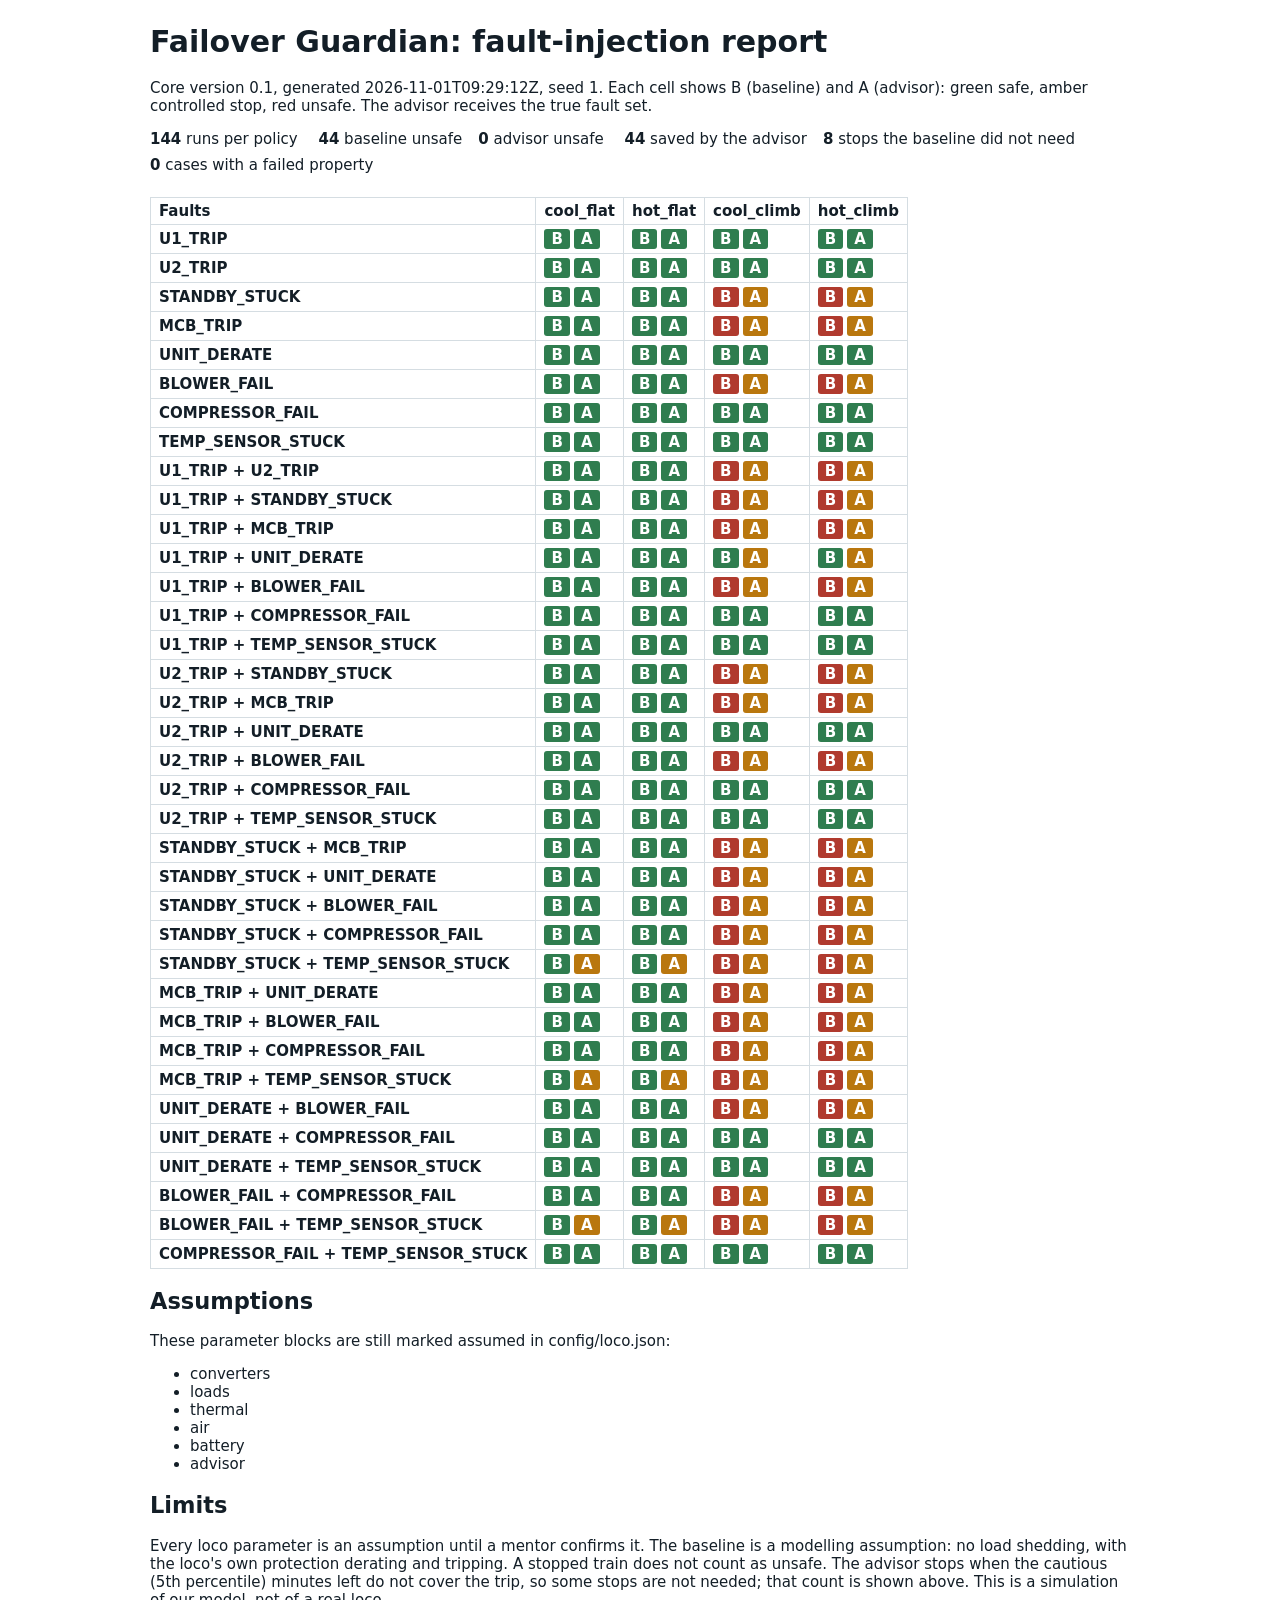
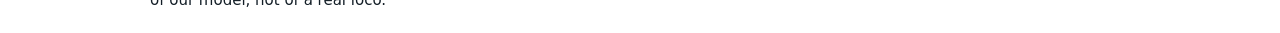
<file: demo_outputs/report.html>
<!doctype html><meta charset="utf-8"><title>Failover Guardian test report</title>
<style>body{font:15px system-ui,sans-serif;max-width:980px;margin:24px auto;padding:0 16px;color:#131e27}
table{border-collapse:collapse}th,td{border:1px solid #d5dde2;padding:4px 8px;text-align:left}
.b{display:inline-block;color:#fff;font-weight:600;border-radius:3px;padding:1px 7px;margin-right:4px}
.tiles span{display:inline-block;margin:0 16px 8px 0}</style>
<h1>Failover Guardian: fault-injection report</h1>
<p>Core version 0.1, generated 2026-11-01T09:29:12Z, seed 1.
Each cell shows B (baseline) and A (advisor): green safe, amber controlled stop, red unsafe.
The advisor receives the true fault set.</p>
<p class="tiles"><span><b>144</b> runs per policy</span>
<span><b>44</b> baseline unsafe</span><span><b>0</b> advisor unsafe</span>
<span><b>44</b> saved by the advisor</span><span><b>8</b> stops the baseline did not need</span>
<span><b>0</b> cases with a failed property</span></p>
<table><tr><th>Faults</th><th>cool_flat</th><th>hot_flat</th><th>cool_climb</th><th>hot_climb</th></tr><tr><th>U1_TRIP</th><td><span class="b" style="background:#2f7d4f" title="baseline SAFE">B</span><span class="b" style="background:#2f7d4f" title="advisor SAFE (CONTINUE)">A</span></td><td><span class="b" style="background:#2f7d4f" title="baseline SAFE">B</span><span class="b" style="background:#2f7d4f" title="advisor SAFE (CONTINUE)">A</span></td><td><span class="b" style="background:#2f7d4f" title="baseline SAFE">B</span><span class="b" style="background:#2f7d4f" title="advisor SAFE (CONTINUE)">A</span></td><td><span class="b" style="background:#2f7d4f" title="baseline SAFE">B</span><span class="b" style="background:#2f7d4f" title="advisor SAFE (CONTINUE)">A</span></td></tr><tr><th>U2_TRIP</th><td><span class="b" style="background:#2f7d4f" title="baseline SAFE">B</span><span class="b" style="background:#2f7d4f" title="advisor SAFE (CONTINUE)">A</span></td><td><span class="b" style="background:#2f7d4f" title="baseline SAFE">B</span><span class="b" style="background:#2f7d4f" title="advisor SAFE (CONTINUE)">A</span></td><td><span class="b" style="background:#2f7d4f" title="baseline SAFE">B</span><span class="b" style="background:#2f7d4f" title="advisor SAFE (CONTINUE)">A</span></td><td><span class="b" style="background:#2f7d4f" title="baseline SAFE">B</span><span class="b" style="background:#2f7d4f" title="advisor SAFE (CONTINUE)">A</span></td></tr><tr><th>STANDBY_STUCK</th><td><span class="b" style="background:#2f7d4f" title="baseline SAFE">B</span><span class="b" style="background:#2f7d4f" title="advisor SAFE (CONTINUE)">A</span></td><td><span class="b" style="background:#2f7d4f" title="baseline SAFE">B</span><span class="b" style="background:#2f7d4f" title="advisor SAFE (STOP_AT_NEXT)">A</span></td><td><span class="b" style="background:#b03a2e" title="baseline UNSAFE">B</span><span class="b" style="background:#b9770e" title="advisor CONTROLLED_STOP (STOP_AT_NEXT)">A</span></td><td><span class="b" style="background:#b03a2e" title="baseline UNSAFE">B</span><span class="b" style="background:#b9770e" title="advisor CONTROLLED_STOP (STOP_AT_NEXT)">A</span></td></tr><tr><th>MCB_TRIP</th><td><span class="b" style="background:#2f7d4f" title="baseline SAFE">B</span><span class="b" style="background:#2f7d4f" title="advisor SAFE (CONTINUE)">A</span></td><td><span class="b" style="background:#2f7d4f" title="baseline SAFE">B</span><span class="b" style="background:#2f7d4f" title="advisor SAFE (STOP_AT_NEXT)">A</span></td><td><span class="b" style="background:#b03a2e" title="baseline UNSAFE">B</span><span class="b" style="background:#b9770e" title="advisor CONTROLLED_STOP (STOP_AT_NEXT)">A</span></td><td><span class="b" style="background:#b03a2e" title="baseline UNSAFE">B</span><span class="b" style="background:#b9770e" title="advisor CONTROLLED_STOP (STOP_AT_NEXT)">A</span></td></tr><tr><th>UNIT_DERATE</th><td><span class="b" style="background:#2f7d4f" title="baseline SAFE">B</span><span class="b" style="background:#2f7d4f" title="advisor SAFE (CONTINUE)">A</span></td><td><span class="b" style="background:#2f7d4f" title="baseline SAFE">B</span><span class="b" style="background:#2f7d4f" title="advisor SAFE (CONTINUE)">A</span></td><td><span class="b" style="background:#2f7d4f" title="baseline SAFE">B</span><span class="b" style="background:#2f7d4f" title="advisor SAFE (CONTINUE)">A</span></td><td><span class="b" style="background:#2f7d4f" title="baseline SAFE">B</span><span class="b" style="background:#2f7d4f" title="advisor SAFE (CONTINUE)">A</span></td></tr><tr><th>BLOWER_FAIL</th><td><span class="b" style="background:#2f7d4f" title="baseline SAFE">B</span><span class="b" style="background:#2f7d4f" title="advisor SAFE (CONTINUE)">A</span></td><td><span class="b" style="background:#2f7d4f" title="baseline SAFE">B</span><span class="b" style="background:#2f7d4f" title="advisor SAFE (STOP_AT_NEXT)">A</span></td><td><span class="b" style="background:#b03a2e" title="baseline UNSAFE">B</span><span class="b" style="background:#b9770e" title="advisor CONTROLLED_STOP (STOP_AT_NEXT)">A</span></td><td><span class="b" style="background:#b03a2e" title="baseline UNSAFE">B</span><span class="b" style="background:#b9770e" title="advisor CONTROLLED_STOP (STOP_AT_NEXT)">A</span></td></tr><tr><th>COMPRESSOR_FAIL</th><td><span class="b" style="background:#2f7d4f" title="baseline SAFE">B</span><span class="b" style="background:#2f7d4f" title="advisor SAFE (CONTINUE)">A</span></td><td><span class="b" style="background:#2f7d4f" title="baseline SAFE">B</span><span class="b" style="background:#2f7d4f" title="advisor SAFE (CONTINUE)">A</span></td><td><span class="b" style="background:#2f7d4f" title="baseline SAFE">B</span><span class="b" style="background:#2f7d4f" title="advisor SAFE (CONTINUE)">A</span></td><td><span class="b" style="background:#2f7d4f" title="baseline SAFE">B</span><span class="b" style="background:#2f7d4f" title="advisor SAFE (CONTINUE)">A</span></td></tr><tr><th>TEMP_SENSOR_STUCK</th><td><span class="b" style="background:#2f7d4f" title="baseline SAFE">B</span><span class="b" style="background:#2f7d4f" title="advisor SAFE (CONTINUE)">A</span></td><td><span class="b" style="background:#2f7d4f" title="baseline SAFE">B</span><span class="b" style="background:#2f7d4f" title="advisor SAFE (CONTINUE)">A</span></td><td><span class="b" style="background:#2f7d4f" title="baseline SAFE">B</span><span class="b" style="background:#2f7d4f" title="advisor SAFE (CONTINUE)">A</span></td><td><span class="b" style="background:#2f7d4f" title="baseline SAFE">B</span><span class="b" style="background:#2f7d4f" title="advisor SAFE (CONTINUE)">A</span></td></tr><tr><th>U1_TRIP + U2_TRIP</th><td><span class="b" style="background:#2f7d4f" title="baseline SAFE">B</span><span class="b" style="background:#2f7d4f" title="advisor SAFE (CONTINUE)">A</span></td><td><span class="b" style="background:#2f7d4f" title="baseline SAFE">B</span><span class="b" style="background:#2f7d4f" title="advisor SAFE (STOP_AT_NEXT)">A</span></td><td><span class="b" style="background:#b03a2e" title="baseline UNSAFE">B</span><span class="b" style="background:#b9770e" title="advisor CONTROLLED_STOP (STOP_AT_NEXT)">A</span></td><td><span class="b" style="background:#b03a2e" title="baseline UNSAFE">B</span><span class="b" style="background:#b9770e" title="advisor CONTROLLED_STOP (STOP_AT_NEXT)">A</span></td></tr><tr><th>U1_TRIP + STANDBY_STUCK</th><td><span class="b" style="background:#2f7d4f" title="baseline SAFE">B</span><span class="b" style="background:#2f7d4f" title="advisor SAFE (CONTINUE)">A</span></td><td><span class="b" style="background:#2f7d4f" title="baseline SAFE">B</span><span class="b" style="background:#2f7d4f" title="advisor SAFE (STOP_AT_NEXT)">A</span></td><td><span class="b" style="background:#b03a2e" title="baseline UNSAFE">B</span><span class="b" style="background:#b9770e" title="advisor CONTROLLED_STOP (STOP_AT_NEXT)">A</span></td><td><span class="b" style="background:#b03a2e" title="baseline UNSAFE">B</span><span class="b" style="background:#b9770e" title="advisor CONTROLLED_STOP (STOP_AT_NEXT)">A</span></td></tr><tr><th>U1_TRIP + MCB_TRIP</th><td><span class="b" style="background:#2f7d4f" title="baseline SAFE">B</span><span class="b" style="background:#2f7d4f" title="advisor SAFE (CONTINUE)">A</span></td><td><span class="b" style="background:#2f7d4f" title="baseline SAFE">B</span><span class="b" style="background:#2f7d4f" title="advisor SAFE (STOP_AT_NEXT)">A</span></td><td><span class="b" style="background:#b03a2e" title="baseline UNSAFE">B</span><span class="b" style="background:#b9770e" title="advisor CONTROLLED_STOP (STOP_AT_NEXT)">A</span></td><td><span class="b" style="background:#b03a2e" title="baseline UNSAFE">B</span><span class="b" style="background:#b9770e" title="advisor CONTROLLED_STOP (STOP_AT_NEXT)">A</span></td></tr><tr><th>U1_TRIP + UNIT_DERATE</th><td><span class="b" style="background:#2f7d4f" title="baseline SAFE">B</span><span class="b" style="background:#2f7d4f" title="advisor SAFE (CONTINUE)">A</span></td><td><span class="b" style="background:#2f7d4f" title="baseline SAFE">B</span><span class="b" style="background:#2f7d4f" title="advisor SAFE (STOP_AT_NEXT)">A</span></td><td><span class="b" style="background:#2f7d4f" title="baseline SAFE">B</span><span class="b" style="background:#b9770e" title="advisor CONTROLLED_STOP (STOP_AT_NEXT)">A</span></td><td><span class="b" style="background:#2f7d4f" title="baseline SAFE">B</span><span class="b" style="background:#b9770e" title="advisor CONTROLLED_STOP (STOP_AT_NEXT)">A</span></td></tr><tr><th>U1_TRIP + BLOWER_FAIL</th><td><span class="b" style="background:#2f7d4f" title="baseline SAFE">B</span><span class="b" style="background:#2f7d4f" title="advisor SAFE (CONTINUE)">A</span></td><td><span class="b" style="background:#2f7d4f" title="baseline SAFE">B</span><span class="b" style="background:#2f7d4f" title="advisor SAFE (STOP_AT_NEXT)">A</span></td><td><span class="b" style="background:#b03a2e" title="baseline UNSAFE">B</span><span class="b" style="background:#b9770e" title="advisor CONTROLLED_STOP (STOP_AT_NEXT)">A</span></td><td><span class="b" style="background:#b03a2e" title="baseline UNSAFE">B</span><span class="b" style="background:#b9770e" title="advisor CONTROLLED_STOP (STOP_AT_NEXT)">A</span></td></tr><tr><th>U1_TRIP + COMPRESSOR_FAIL</th><td><span class="b" style="background:#2f7d4f" title="baseline SAFE">B</span><span class="b" style="background:#2f7d4f" title="advisor SAFE (CONTINUE)">A</span></td><td><span class="b" style="background:#2f7d4f" title="baseline SAFE">B</span><span class="b" style="background:#2f7d4f" title="advisor SAFE (CONTINUE)">A</span></td><td><span class="b" style="background:#2f7d4f" title="baseline SAFE">B</span><span class="b" style="background:#2f7d4f" title="advisor SAFE (CONTINUE)">A</span></td><td><span class="b" style="background:#2f7d4f" title="baseline SAFE">B</span><span class="b" style="background:#2f7d4f" title="advisor SAFE (CONTINUE)">A</span></td></tr><tr><th>U1_TRIP + TEMP_SENSOR_STUCK</th><td><span class="b" style="background:#2f7d4f" title="baseline SAFE">B</span><span class="b" style="background:#2f7d4f" title="advisor SAFE (CONTINUE)">A</span></td><td><span class="b" style="background:#2f7d4f" title="baseline SAFE">B</span><span class="b" style="background:#2f7d4f" title="advisor SAFE (CONTINUE)">A</span></td><td><span class="b" style="background:#2f7d4f" title="baseline SAFE">B</span><span class="b" style="background:#2f7d4f" title="advisor SAFE (CONTINUE)">A</span></td><td><span class="b" style="background:#2f7d4f" title="baseline SAFE">B</span><span class="b" style="background:#2f7d4f" title="advisor SAFE (CONTINUE)">A</span></td></tr><tr><th>U2_TRIP + STANDBY_STUCK</th><td><span class="b" style="background:#2f7d4f" title="baseline SAFE">B</span><span class="b" style="background:#2f7d4f" title="advisor SAFE (CONTINUE)">A</span></td><td><span class="b" style="background:#2f7d4f" title="baseline SAFE">B</span><span class="b" style="background:#2f7d4f" title="advisor SAFE (STOP_AT_NEXT)">A</span></td><td><span class="b" style="background:#b03a2e" title="baseline UNSAFE">B</span><span class="b" style="background:#b9770e" title="advisor CONTROLLED_STOP (STOP_AT_NEXT)">A</span></td><td><span class="b" style="background:#b03a2e" title="baseline UNSAFE">B</span><span class="b" style="background:#b9770e" title="advisor CONTROLLED_STOP (STOP_AT_NEXT)">A</span></td></tr><tr><th>U2_TRIP + MCB_TRIP</th><td><span class="b" style="background:#2f7d4f" title="baseline SAFE">B</span><span class="b" style="background:#2f7d4f" title="advisor SAFE (CONTINUE)">A</span></td><td><span class="b" style="background:#2f7d4f" title="baseline SAFE">B</span><span class="b" style="background:#2f7d4f" title="advisor SAFE (STOP_AT_NEXT)">A</span></td><td><span class="b" style="background:#b03a2e" title="baseline UNSAFE">B</span><span class="b" style="background:#b9770e" title="advisor CONTROLLED_STOP (STOP_AT_NEXT)">A</span></td><td><span class="b" style="background:#b03a2e" title="baseline UNSAFE">B</span><span class="b" style="background:#b9770e" title="advisor CONTROLLED_STOP (STOP_AT_NEXT)">A</span></td></tr><tr><th>U2_TRIP + UNIT_DERATE</th><td><span class="b" style="background:#2f7d4f" title="baseline SAFE">B</span><span class="b" style="background:#2f7d4f" title="advisor SAFE (CONTINUE)">A</span></td><td><span class="b" style="background:#2f7d4f" title="baseline SAFE">B</span><span class="b" style="background:#2f7d4f" title="advisor SAFE (CONTINUE)">A</span></td><td><span class="b" style="background:#2f7d4f" title="baseline SAFE">B</span><span class="b" style="background:#2f7d4f" title="advisor SAFE (CONTINUE)">A</span></td><td><span class="b" style="background:#2f7d4f" title="baseline SAFE">B</span><span class="b" style="background:#2f7d4f" title="advisor SAFE (CONTINUE)">A</span></td></tr><tr><th>U2_TRIP + BLOWER_FAIL</th><td><span class="b" style="background:#2f7d4f" title="baseline SAFE">B</span><span class="b" style="background:#2f7d4f" title="advisor SAFE (CONTINUE)">A</span></td><td><span class="b" style="background:#2f7d4f" title="baseline SAFE">B</span><span class="b" style="background:#2f7d4f" title="advisor SAFE (STOP_AT_NEXT)">A</span></td><td><span class="b" style="background:#b03a2e" title="baseline UNSAFE">B</span><span class="b" style="background:#b9770e" title="advisor CONTROLLED_STOP (STOP_AT_NEXT)">A</span></td><td><span class="b" style="background:#b03a2e" title="baseline UNSAFE">B</span><span class="b" style="background:#b9770e" title="advisor CONTROLLED_STOP (STOP_AT_NEXT)">A</span></td></tr><tr><th>U2_TRIP + COMPRESSOR_FAIL</th><td><span class="b" style="background:#2f7d4f" title="baseline SAFE">B</span><span class="b" style="background:#2f7d4f" title="advisor SAFE (CONTINUE)">A</span></td><td><span class="b" style="background:#2f7d4f" title="baseline SAFE">B</span><span class="b" style="background:#2f7d4f" title="advisor SAFE (CONTINUE)">A</span></td><td><span class="b" style="background:#2f7d4f" title="baseline SAFE">B</span><span class="b" style="background:#2f7d4f" title="advisor SAFE (CONTINUE)">A</span></td><td><span class="b" style="background:#2f7d4f" title="baseline SAFE">B</span><span class="b" style="background:#2f7d4f" title="advisor SAFE (CONTINUE)">A</span></td></tr><tr><th>U2_TRIP + TEMP_SENSOR_STUCK</th><td><span class="b" style="background:#2f7d4f" title="baseline SAFE">B</span><span class="b" style="background:#2f7d4f" title="advisor SAFE (CONTINUE)">A</span></td><td><span class="b" style="background:#2f7d4f" title="baseline SAFE">B</span><span class="b" style="background:#2f7d4f" title="advisor SAFE (CONTINUE)">A</span></td><td><span class="b" style="background:#2f7d4f" title="baseline SAFE">B</span><span class="b" style="background:#2f7d4f" title="advisor SAFE (CONTINUE)">A</span></td><td><span class="b" style="background:#2f7d4f" title="baseline SAFE">B</span><span class="b" style="background:#2f7d4f" title="advisor SAFE (CONTINUE)">A</span></td></tr><tr><th>STANDBY_STUCK + MCB_TRIP</th><td><span class="b" style="background:#2f7d4f" title="baseline SAFE">B</span><span class="b" style="background:#2f7d4f" title="advisor SAFE (CONTINUE)">A</span></td><td><span class="b" style="background:#2f7d4f" title="baseline SAFE">B</span><span class="b" style="background:#2f7d4f" title="advisor SAFE (STOP_AT_NEXT)">A</span></td><td><span class="b" style="background:#b03a2e" title="baseline UNSAFE">B</span><span class="b" style="background:#b9770e" title="advisor CONTROLLED_STOP (STOP_AT_NEXT)">A</span></td><td><span class="b" style="background:#b03a2e" title="baseline UNSAFE">B</span><span class="b" style="background:#b9770e" title="advisor CONTROLLED_STOP (STOP_AT_NEXT)">A</span></td></tr><tr><th>STANDBY_STUCK + UNIT_DERATE</th><td><span class="b" style="background:#2f7d4f" title="baseline SAFE">B</span><span class="b" style="background:#2f7d4f" title="advisor SAFE (CONTINUE)">A</span></td><td><span class="b" style="background:#2f7d4f" title="baseline SAFE">B</span><span class="b" style="background:#2f7d4f" title="advisor SAFE (STOP_AT_NEXT)">A</span></td><td><span class="b" style="background:#b03a2e" title="baseline UNSAFE">B</span><span class="b" style="background:#b9770e" title="advisor CONTROLLED_STOP (STOP_AT_NEXT)">A</span></td><td><span class="b" style="background:#b03a2e" title="baseline UNSAFE">B</span><span class="b" style="background:#b9770e" title="advisor CONTROLLED_STOP (STOP_AT_NEXT)">A</span></td></tr><tr><th>STANDBY_STUCK + BLOWER_FAIL</th><td><span class="b" style="background:#2f7d4f" title="baseline SAFE">B</span><span class="b" style="background:#2f7d4f" title="advisor SAFE (CONTINUE)">A</span></td><td><span class="b" style="background:#2f7d4f" title="baseline SAFE">B</span><span class="b" style="background:#2f7d4f" title="advisor SAFE (STOP_AT_NEXT)">A</span></td><td><span class="b" style="background:#b03a2e" title="baseline UNSAFE">B</span><span class="b" style="background:#b9770e" title="advisor CONTROLLED_STOP (STOP_AT_NEXT)">A</span></td><td><span class="b" style="background:#b03a2e" title="baseline UNSAFE">B</span><span class="b" style="background:#b9770e" title="advisor CONTROLLED_STOP (STOP_AT_NEXT)">A</span></td></tr><tr><th>STANDBY_STUCK + COMPRESSOR_FAIL</th><td><span class="b" style="background:#2f7d4f" title="baseline SAFE">B</span><span class="b" style="background:#2f7d4f" title="advisor SAFE (CONTINUE)">A</span></td><td><span class="b" style="background:#2f7d4f" title="baseline SAFE">B</span><span class="b" style="background:#2f7d4f" title="advisor SAFE (STOP_AT_NEXT)">A</span></td><td><span class="b" style="background:#b03a2e" title="baseline UNSAFE">B</span><span class="b" style="background:#b9770e" title="advisor CONTROLLED_STOP (STOP_AT_NEXT)">A</span></td><td><span class="b" style="background:#b03a2e" title="baseline UNSAFE">B</span><span class="b" style="background:#b9770e" title="advisor CONTROLLED_STOP (STOP_AT_NEXT)">A</span></td></tr><tr><th>STANDBY_STUCK + TEMP_SENSOR_STUCK</th><td><span class="b" style="background:#2f7d4f" title="baseline SAFE">B</span><span class="b" style="background:#b9770e" title="advisor CONTROLLED_STOP (STOP_NOW)">A</span></td><td><span class="b" style="background:#2f7d4f" title="baseline SAFE">B</span><span class="b" style="background:#b9770e" title="advisor CONTROLLED_STOP (STOP_NOW)">A</span></td><td><span class="b" style="background:#b03a2e" title="baseline UNSAFE">B</span><span class="b" style="background:#b9770e" title="advisor CONTROLLED_STOP (STOP_NOW)">A</span></td><td><span class="b" style="background:#b03a2e" title="baseline UNSAFE">B</span><span class="b" style="background:#b9770e" title="advisor CONTROLLED_STOP (STOP_NOW)">A</span></td></tr><tr><th>MCB_TRIP + UNIT_DERATE</th><td><span class="b" style="background:#2f7d4f" title="baseline SAFE">B</span><span class="b" style="background:#2f7d4f" title="advisor SAFE (CONTINUE)">A</span></td><td><span class="b" style="background:#2f7d4f" title="baseline SAFE">B</span><span class="b" style="background:#2f7d4f" title="advisor SAFE (STOP_AT_NEXT)">A</span></td><td><span class="b" style="background:#b03a2e" title="baseline UNSAFE">B</span><span class="b" style="background:#b9770e" title="advisor CONTROLLED_STOP (STOP_AT_NEXT)">A</span></td><td><span class="b" style="background:#b03a2e" title="baseline UNSAFE">B</span><span class="b" style="background:#b9770e" title="advisor CONTROLLED_STOP (STOP_AT_NEXT)">A</span></td></tr><tr><th>MCB_TRIP + BLOWER_FAIL</th><td><span class="b" style="background:#2f7d4f" title="baseline SAFE">B</span><span class="b" style="background:#2f7d4f" title="advisor SAFE (CONTINUE)">A</span></td><td><span class="b" style="background:#2f7d4f" title="baseline SAFE">B</span><span class="b" style="background:#2f7d4f" title="advisor SAFE (STOP_AT_NEXT)">A</span></td><td><span class="b" style="background:#b03a2e" title="baseline UNSAFE">B</span><span class="b" style="background:#b9770e" title="advisor CONTROLLED_STOP (STOP_AT_NEXT)">A</span></td><td><span class="b" style="background:#b03a2e" title="baseline UNSAFE">B</span><span class="b" style="background:#b9770e" title="advisor CONTROLLED_STOP (STOP_AT_NEXT)">A</span></td></tr><tr><th>MCB_TRIP + COMPRESSOR_FAIL</th><td><span class="b" style="background:#2f7d4f" title="baseline SAFE">B</span><span class="b" style="background:#2f7d4f" title="advisor SAFE (CONTINUE)">A</span></td><td><span class="b" style="background:#2f7d4f" title="baseline SAFE">B</span><span class="b" style="background:#2f7d4f" title="advisor SAFE (STOP_AT_NEXT)">A</span></td><td><span class="b" style="background:#b03a2e" title="baseline UNSAFE">B</span><span class="b" style="background:#b9770e" title="advisor CONTROLLED_STOP (STOP_AT_NEXT)">A</span></td><td><span class="b" style="background:#b03a2e" title="baseline UNSAFE">B</span><span class="b" style="background:#b9770e" title="advisor CONTROLLED_STOP (STOP_AT_NEXT)">A</span></td></tr><tr><th>MCB_TRIP + TEMP_SENSOR_STUCK</th><td><span class="b" style="background:#2f7d4f" title="baseline SAFE">B</span><span class="b" style="background:#b9770e" title="advisor CONTROLLED_STOP (STOP_NOW)">A</span></td><td><span class="b" style="background:#2f7d4f" title="baseline SAFE">B</span><span class="b" style="background:#b9770e" title="advisor CONTROLLED_STOP (STOP_NOW)">A</span></td><td><span class="b" style="background:#b03a2e" title="baseline UNSAFE">B</span><span class="b" style="background:#b9770e" title="advisor CONTROLLED_STOP (STOP_NOW)">A</span></td><td><span class="b" style="background:#b03a2e" title="baseline UNSAFE">B</span><span class="b" style="background:#b9770e" title="advisor CONTROLLED_STOP (STOP_NOW)">A</span></td></tr><tr><th>UNIT_DERATE + BLOWER_FAIL</th><td><span class="b" style="background:#2f7d4f" title="baseline SAFE">B</span><span class="b" style="background:#2f7d4f" title="advisor SAFE (CONTINUE)">A</span></td><td><span class="b" style="background:#2f7d4f" title="baseline SAFE">B</span><span class="b" style="background:#2f7d4f" title="advisor SAFE (STOP_AT_NEXT)">A</span></td><td><span class="b" style="background:#b03a2e" title="baseline UNSAFE">B</span><span class="b" style="background:#b9770e" title="advisor CONTROLLED_STOP (STOP_AT_NEXT)">A</span></td><td><span class="b" style="background:#b03a2e" title="baseline UNSAFE">B</span><span class="b" style="background:#b9770e" title="advisor CONTROLLED_STOP (STOP_AT_NEXT)">A</span></td></tr><tr><th>UNIT_DERATE + COMPRESSOR_FAIL</th><td><span class="b" style="background:#2f7d4f" title="baseline SAFE">B</span><span class="b" style="background:#2f7d4f" title="advisor SAFE (CONTINUE)">A</span></td><td><span class="b" style="background:#2f7d4f" title="baseline SAFE">B</span><span class="b" style="background:#2f7d4f" title="advisor SAFE (CONTINUE)">A</span></td><td><span class="b" style="background:#2f7d4f" title="baseline SAFE">B</span><span class="b" style="background:#2f7d4f" title="advisor SAFE (CONTINUE)">A</span></td><td><span class="b" style="background:#2f7d4f" title="baseline SAFE">B</span><span class="b" style="background:#2f7d4f" title="advisor SAFE (CONTINUE)">A</span></td></tr><tr><th>UNIT_DERATE + TEMP_SENSOR_STUCK</th><td><span class="b" style="background:#2f7d4f" title="baseline SAFE">B</span><span class="b" style="background:#2f7d4f" title="advisor SAFE (CONTINUE)">A</span></td><td><span class="b" style="background:#2f7d4f" title="baseline SAFE">B</span><span class="b" style="background:#2f7d4f" title="advisor SAFE (CONTINUE)">A</span></td><td><span class="b" style="background:#2f7d4f" title="baseline SAFE">B</span><span class="b" style="background:#2f7d4f" title="advisor SAFE (CONTINUE)">A</span></td><td><span class="b" style="background:#2f7d4f" title="baseline SAFE">B</span><span class="b" style="background:#2f7d4f" title="advisor SAFE (CONTINUE)">A</span></td></tr><tr><th>BLOWER_FAIL + COMPRESSOR_FAIL</th><td><span class="b" style="background:#2f7d4f" title="baseline SAFE">B</span><span class="b" style="background:#2f7d4f" title="advisor SAFE (CONTINUE)">A</span></td><td><span class="b" style="background:#2f7d4f" title="baseline SAFE">B</span><span class="b" style="background:#2f7d4f" title="advisor SAFE (STOP_AT_NEXT)">A</span></td><td><span class="b" style="background:#b03a2e" title="baseline UNSAFE">B</span><span class="b" style="background:#b9770e" title="advisor CONTROLLED_STOP (STOP_AT_NEXT)">A</span></td><td><span class="b" style="background:#b03a2e" title="baseline UNSAFE">B</span><span class="b" style="background:#b9770e" title="advisor CONTROLLED_STOP (STOP_AT_NEXT)">A</span></td></tr><tr><th>BLOWER_FAIL + TEMP_SENSOR_STUCK</th><td><span class="b" style="background:#2f7d4f" title="baseline SAFE">B</span><span class="b" style="background:#b9770e" title="advisor CONTROLLED_STOP (STOP_NOW)">A</span></td><td><span class="b" style="background:#2f7d4f" title="baseline SAFE">B</span><span class="b" style="background:#b9770e" title="advisor CONTROLLED_STOP (STOP_NOW)">A</span></td><td><span class="b" style="background:#b03a2e" title="baseline UNSAFE">B</span><span class="b" style="background:#b9770e" title="advisor CONTROLLED_STOP (STOP_NOW)">A</span></td><td><span class="b" style="background:#b03a2e" title="baseline UNSAFE">B</span><span class="b" style="background:#b9770e" title="advisor CONTROLLED_STOP (STOP_NOW)">A</span></td></tr><tr><th>COMPRESSOR_FAIL + TEMP_SENSOR_STUCK</th><td><span class="b" style="background:#2f7d4f" title="baseline SAFE">B</span><span class="b" style="background:#2f7d4f" title="advisor SAFE (CONTINUE)">A</span></td><td><span class="b" style="background:#2f7d4f" title="baseline SAFE">B</span><span class="b" style="background:#2f7d4f" title="advisor SAFE (CONTINUE)">A</span></td><td><span class="b" style="background:#2f7d4f" title="baseline SAFE">B</span><span class="b" style="background:#2f7d4f" title="advisor SAFE (CONTINUE)">A</span></td><td><span class="b" style="background:#2f7d4f" title="baseline SAFE">B</span><span class="b" style="background:#2f7d4f" title="advisor SAFE (CONTINUE)">A</span></td></tr></table>
<h2>Assumptions</h2><p>These parameter blocks are still marked assumed in config/loco.json:</p><ul><li>converters</li><li>loads</li><li>thermal</li><li>air</li><li>battery</li><li>advisor</li></ul>
<h2>Limits</h2><p>Every loco parameter is an assumption until a mentor confirms it. The baseline is a modelling assumption:
no load shedding, with the loco's own protection derating and tripping. A stopped train does not count as unsafe.
The advisor stops when the cautious (5th percentile) minutes left do not cover the trip, so some stops are
not needed; that count is shown above. This is a simulation of our model, not of a real loco.</p>
</file>
